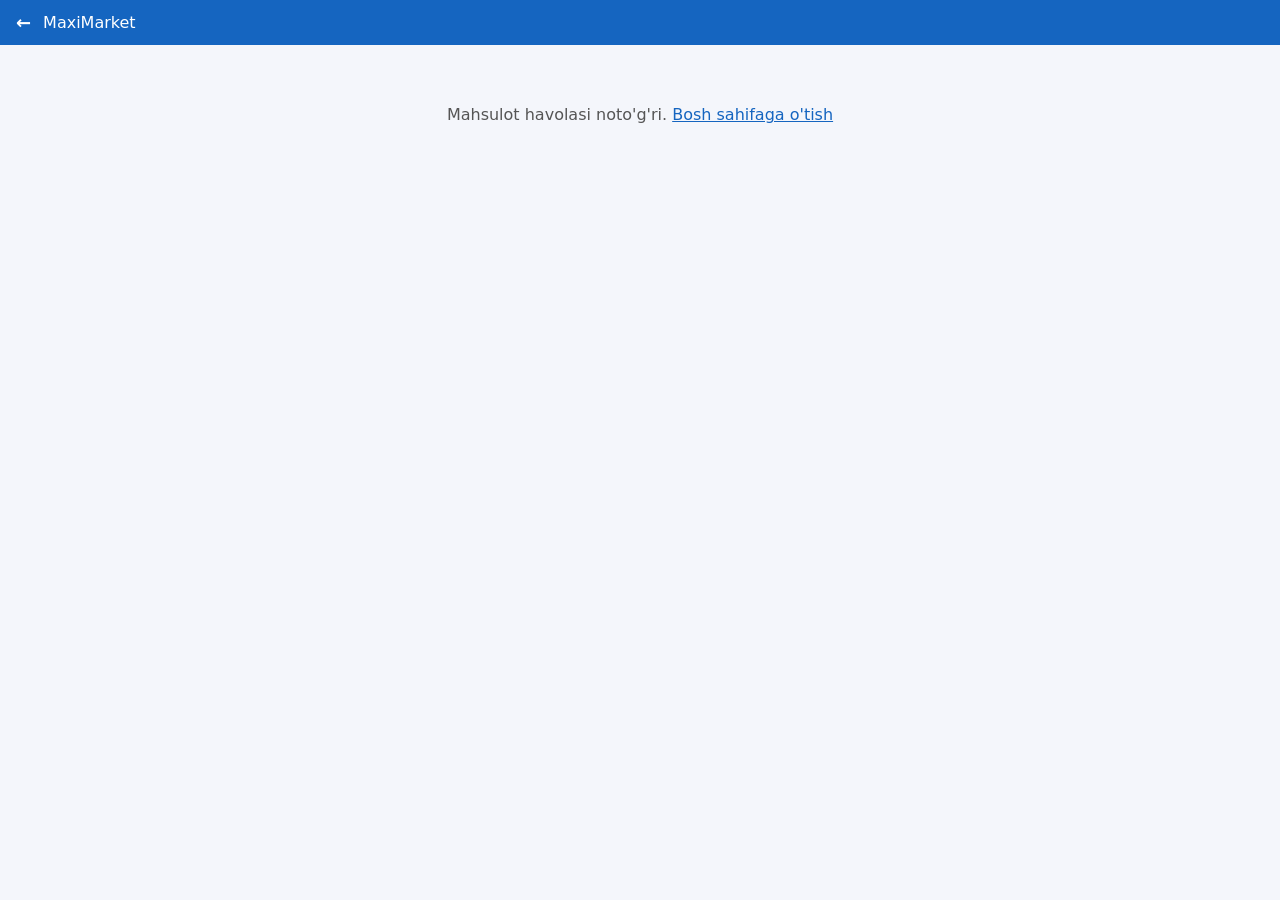
<file: product/index.html>
<!DOCTYPE html>
<html lang="uz">
<head>
<meta charset="UTF-8">
<meta name="viewport" content="width=device-width, initial-scale=1.0">
<meta name="theme-color" content="#1565c0">
<meta http-equiv="Content-Security-Policy" content="default-src 'self'; script-src 'self' https://connect.facebook.net; style-src 'self' 'unsafe-inline'; img-src 'self' https: data:; connect-src 'self' https://maximarketbot-production.up.railway.app https://www.facebook.com https://connect.facebook.net; object-src 'none'; base-uri 'self'; form-action 'self'">
<title>Mahsulot — MaxiMarket</title>
<meta name="robots" content="noindex, follow">
<link rel="icon" type="image/jpeg" href="https://i.ibb.co/9k8t621d/IMG-20260916-104211-663.jpg">
<link rel="preconnect" href="https://maximarketbot-production.up.railway.app" crossorigin>
<link rel="preconnect" href="https://i.ibb.co" crossorigin>
<style>
*{box-sizing:border-box;margin:0;padding:0}
body{font-family:system-ui,-apple-system,"Segoe UI",Roboto,sans-serif;background:#f4f6fb;color:#1c1e21;padding-bottom:84px}
.top{position:sticky;top:0;z-index:5;background:#1565c0;color:#fff;display:flex;align-items:center;gap:12px;padding:12px 16px}
.top a{color:#fff;text-decoration:none;font-weight:700;font-size:18px}
.wrap{max-width:560px;margin:0 auto}
.gal{position:relative;background:#fff;aspect-ratio:1/1;overflow:hidden}
.gal img{width:100%;height:100%;object-fit:contain;display:block}
.gal button{position:absolute;top:50%;transform:translateY(-50%);width:40px;height:40px;border:0;border-radius:50%;background:rgba(0,0,0,.45);color:#fff;font-size:22px;cursor:pointer}
.gal .prev{left:8px}.gal .next{right:8px}
.dots{display:flex;justify-content:center;gap:6px;padding:8px 0;background:#fff}
.dots span{width:8px;height:8px;border-radius:50%;background:#cfd6e4}.dots span.on{background:#1565c0}
.card{background:#fff;margin-top:8px;padding:16px}
.price{display:flex;align-items:baseline;gap:10px;flex-wrap:wrap}
.new{font-size:28px;font-weight:800;color:#e53935}
.old{text-decoration:line-through;color:#8a8d91}
.badge{background:#e53935;color:#fff;border-radius:6px;padding:2px 8px;font-weight:700;font-size:14px}
h1{font-size:19px;margin:10px 0 6px;line-height:1.3}
.meta{color:#555;font-size:14px;display:flex;gap:16px;flex-wrap:wrap}
.desc p{margin:6px 0;line-height:1.5}
.opt{margin-top:12px}.opt b{display:block;margin-bottom:6px}
.opts{display:flex;flex-wrap:wrap;gap:8px}
.opts button{border:2px solid #d5dbe8;background:#fff;border-radius:10px;padding:8px 14px;font-size:15px;cursor:pointer;display:flex;align-items:center;gap:6px}
.opts button.sel{border-color:#1565c0;background:#e8f1fd}
.dot{width:16px;height:16px;border-radius:50%;border:1px solid #bbb}
label{display:block;margin:12px 0 4px;font-weight:600}
input{width:100%;padding:13px;font-size:16px;border:1px solid #cfd6e4;border-radius:10px}
#name,#phone{border:2.5px solid #e53935;color:#c62828;font-weight:700;background:#fff}
#name::placeholder,#phone::placeholder{color:#e57373;font-weight:600}
#name:focus,#phone:focus{outline:none;border-color:#b71c1c;box-shadow:0 0 0 3px rgba(229,57,53,.15)}
.st{margin-top:10px;font-weight:600;min-height:20px}.st.err{color:#c62828}.st.ok{color:#2e7d32}
.btn{width:100%;margin-top:12px;border:0;border-radius:12px;background:#2e7d32;color:#fff;font-size:18px;font-weight:700;padding:15px;cursor:pointer}
.btn:disabled{opacity:.6}
.bar{position:fixed;left:0;right:0;bottom:0;background:#fff;padding:10px 16px;box-shadow:0 -2px 10px rgba(0,0,0,.12)}
.bar .btn{margin:0;max-width:560px;display:block;margin-inline:auto}
.msg{padding:60px 20px;text-align:center;color:#555}.msg a{color:#1565c0}
.hide{display:none}
.grid{display:grid;grid-template-columns:1fr 1fr;gap:10px;margin-top:12px}
.pc{display:flex;flex-direction:column;gap:6px;background:#fff;border-radius:12px;padding:8px;box-shadow:0 2px 8px rgba(0,0,0,.08);color:inherit;text-decoration:none}
.pc img{width:100%;aspect-ratio:1/1;object-fit:cover;border-radius:8px;background:#eef1f7}
.pc .t{font-size:14px;line-height:1.3;height:36px;overflow:hidden}
.pc .o{font-size:12px;color:#8a8d91;text-decoration:line-through;min-height:15px}
.pc .n{font-weight:800;color:#e53935}
.pc .b{background:#2e7d32;color:#fff;text-align:center;border-radius:8px;padding:8px;font-weight:700;font-size:14px}
</style>
</head>
<body>
<div class="top"><a href="/" aria-label="Bosh sahifa">←</a><span>MaxiMarket</span></div>
<div class="wrap">
  <div id="msg" class="msg">Yuklanmoqda…</div>
  <div id="page" class="hide">
    <div class="gal"><img id="img" alt="Mahsulot rasmi" decoding="async"><button class="prev" id="prev" type="button" aria-label="Oldingi">‹</button><button class="next" id="next" type="button" aria-label="Keyingi">›</button></div>
    <div class="dots" id="dots"></div>
    <div class="card">
      <div class="price"><span class="new"><span id="price"></span> so'm</span><span class="old" id="old"></span><span class="badge hide" id="badge"></span></div>
      <h1 id="title"></h1>
      <div class="meta"><span>📦 Omborda: <b id="stock">0</b> dona</span><span>✅ Sotilgan: <b id="sold">0</b> dona</span></div>
    </div>
    <div class="card desc" id="desc"></div>
    <form class="card" id="form" autocomplete="on">
      <h2 style="font-size:18px">Buyurtma berish</h2>
      <div class="opt hide" id="sizeBox"><b>📏 O'lchamni tanlang:</b><div class="opts" id="sizes"></div></div>
      <div class="opt hide" id="colorBox"><b>🎨 Rangni tanlang:</b><div class="opts" id="colors"></div></div>
      <input id="hp" type="text" name="website" tabindex="-1" autocomplete="off" aria-hidden="true" style="position:absolute;left:-9999px;width:1px;height:1px;opacity:0">
      <label for="name">To'liq ismi sharif *</label>
      <input id="name" type="text" required minlength="4" maxlength="100" autocomplete="name" placeholder="To'liq ismi sharif">
      <label for="phone">Telefon raqamingiz *</label>
      <input id="phone" type="tel" required autocomplete="tel" inputmode="tel" placeholder="+998(__)-___-__-__">
      <div class="st" id="status" role="status"></div>
      <button class="btn" id="submit" type="submit">Tasdiqlash</button>
      <p style="margin-top:12px;color:#555;font-size:14px">📦 O'zbekiston bo'ylab yetkazib beramiz | Qo'lingizga olgach to'lov qilasiz</p>
    </form>
    <div class="card" id="feed" style="display:none">
      <h2 style="font-size:18px;color:#1565c0">🛍 Sizga yoqishi mumkin</h2>
      <div class="grid" id="feedGrid"></div>
      <div id="feedEnd" style="height:1px"></div>
    </div>
  </div>
</div>
<div class="bar hide" id="bar"><button class="btn" id="goOrder" type="button">🛒 Buyurtma berish</button></div>
<script src="/pixel.js?v=20261114"></script>
<script src="product.js?v=20261114"></script>
</body>
</html>
</file>
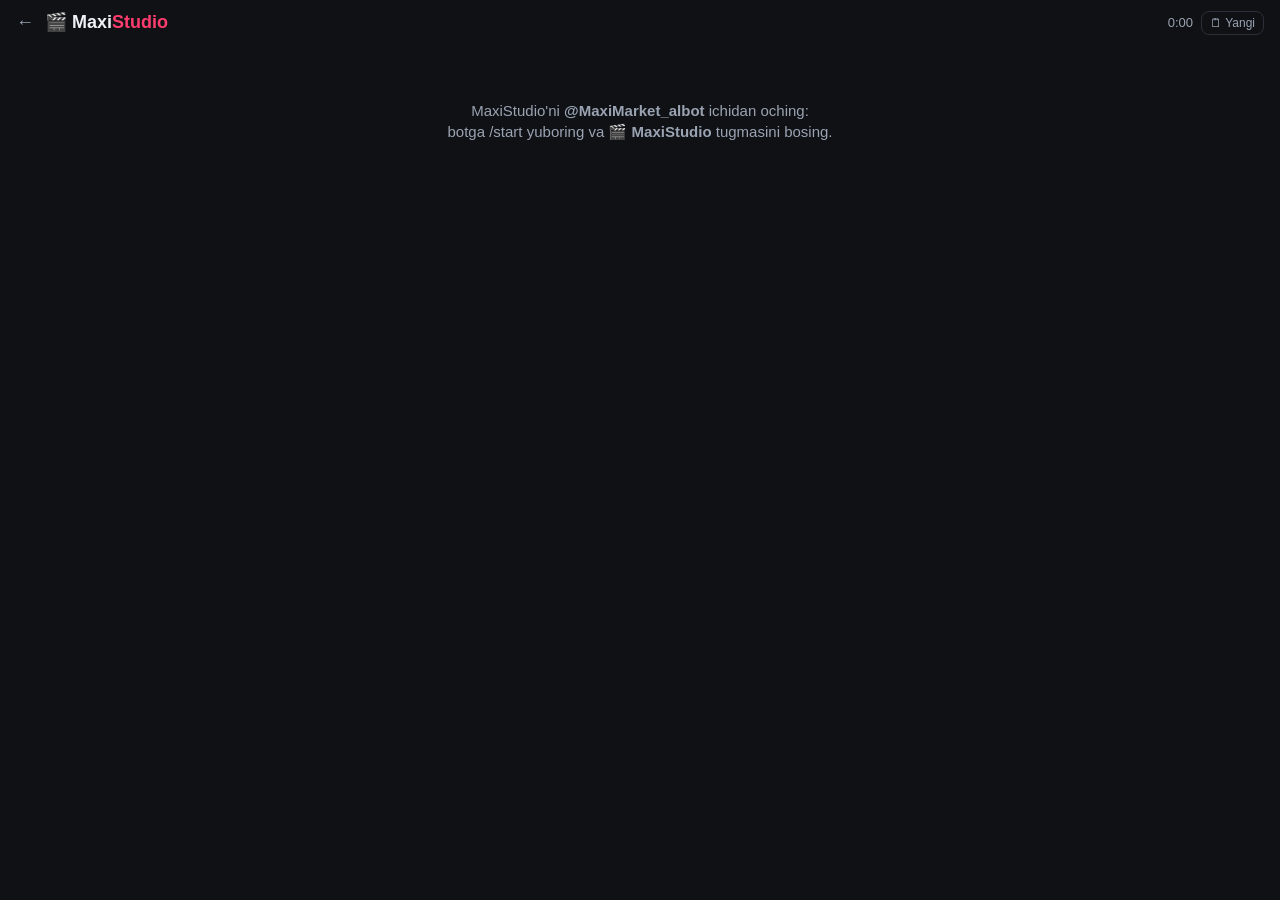
<file: studio/index.html>
<!DOCTYPE html>
<html lang="uz">
<head>
<meta charset="UTF-8">
<meta name="viewport" content="width=device-width, initial-scale=1, maximum-scale=1, viewport-fit=cover">
<meta http-equiv="Content-Security-Policy" content="default-src 'self'; script-src 'self' https://telegram.org; style-src 'self'; img-src 'self' blob: data: https://maximarketbot-production.up.railway.app; media-src 'self' blob: https://maximarketbot-production.up.railway.app; font-src 'self'; connect-src https://maximarketbot-production.up.railway.app; object-src 'none'; base-uri 'none'; form-action 'none'">
<meta name="robots" content="noindex, nofollow">
<meta name="theme-color" content="#0f1115">
<title>MaxiStudio</title>
<link rel="stylesheet" href="studio.css?v=7">
</head>
<body>
<header class="top">
  <div class="brand"><a href="menu/" class="back" aria-label="Menyu">←</a> 🎬 Maxi<span>Studio</span></div>
  <div class="top-right"><span id="total-time" class="muted">0:00</span><button id="new-project" class="icon small" aria-label="Yangi loyiha">🗒 Yangi</button></div>
</header>

<div id="gate" class="gate hidden">
  <p>MaxiStudio'ni <b>@MaxiMarket_albot</b> ichidan oching:<br>botga /start yuboring va <b>🎬 MaxiStudio</b> tugmasini bosing.</p>
</div>

<main id="app" class="hidden">
  <section class="stage-wrap">
    <div id="stage" class="stage">
      <video id="pv" playsinline webkit-playsinline preload="auto"></video>
      <img id="pi" alt="">
      <img id="pfr" class="frame-ov hidden" alt="">
      <img id="pbn" class="banner-ov hidden" alt="">
      <div id="layer" class="layer"></div>
      <div id="empty" class="empty">Video yoki rasm qo'shing 👇</div>
    </div>
    <div class="controls">
      <button id="play" class="round" aria-label="Ijro">▶</button>
      <button id="split" class="round alt" aria-label="Shu joydan kesish">✂️</button>
      <input id="scrub" type="range" min="0" max="0" step="0.05" value="0" aria-label="Vaqt">
      <span id="clock" class="muted">0:00</span>
    </div>
    <audio id="pa" preload="auto"></audio>
  </section>

  <nav class="tabs">
    <button data-tab="clips" class="active">🎞 Kliplar</button>
    <button data-tab="texts">🔤 Yozuv</button>
    <button data-tab="music">🎙 Ovoz</button>
    <button data-tab="post">🚀 Tayyor</button>
  </nav>

  <section id="tab-clips" class="tab">
    <label class="btn primary file-btn">➕ Video yoki rasm qo'shish
      <input id="add-media" type="file" accept="video/*,image/jpeg,image/png,image/webp" multiple hidden>
    </label>
    <label class="lbl">🖼 MaxiMarket hoshiyasi</label>
    <div id="frames" class="frames"></div>
    <div id="frame-opts" class="hidden">
      <label class="lbl" for="fscale">Hoshiya o'lchami: <span id="fscale-v">90%</span></label>
      <input id="fscale" type="range" min="50" max="150" step="5" value="90">
    </div>
    <label class="lbl">🏷 Plashka (yozuv ostiga)</label>
    <div id="banners" class="frames banners"></div>
    <div id="banner-opts" class="hidden">
      <label class="lbl" for="bscale">Plashka o'lchami: <span id="bscale-v">90%</span></label>
      <input id="bscale" type="range" min="20" max="120" step="5" value="90">
      <label class="lbl" for="by">Tepa ↕ past</label>
      <input id="by" type="range" min="0" max="100" step="1" value="80">
      <label class="lbl" for="bx">Chap ↔ o'ng</label>
      <input id="bx" type="range" min="0" max="100" step="1" value="50">
      <p class="hint">Plashka ustiga yozuv qo'yish uchun 🔤 Yozuv bo'limida yozuv qo'shib, uni plashka ustiga suring.</p>
    </div>
    <p class="hint">Har bir klipning boshini va oxirini surgich bilan qirqing, ↑↓ bilan tartibini o'zgartiring.<br>
      <b>O'rtasidan kesish:</b> ko'rish oynasi ostidagi surgich bilan kerakli joyni tanlang va ✂️ ni bosing. Klip ikkiga bo'linadi, keraksiz bo'lakni 🗑 bilan o'chiring.</p>
    <div id="clips"></div>
  </section>

  <section id="tab-texts" class="tab hidden">
    <div class="row">
      <button id="add-text" class="btn primary">➕ Yozuv qo'shish</button>
      <button id="add-brand" class="btn">🏷 MaxiMarket belgisi</button>
    </div>
    <div class="row">
      <input id="price-input" type="text" inputmode="numeric" maxlength="20" placeholder="Narx, masalan 129 000">
      <button id="add-price" class="btn">💰 Narx qo'shish</button>
    </div>
    <div class="row">
      <button id="open-stickers" class="btn">😀 Stiker</button>
      <button id="auto-subs" class="btn">📝 Avto subtitr</button>
    </div>
    <label class="lbl">Tayyor shablonlar</label>
    <div class="row chips" id="templates"></div>
    <div id="stickers" class="stickers hidden"></div>
    <p class="hint">Yozuvni ko'rish oynasida barmoq bilan surib joyini o'zgartiring. Bosib tahrirlang.</p>
    <div id="texts"></div>
  </section>

  <section id="tab-music" class="tab hidden">
    <p class="hint">Mahsulot uchun tayyorlangan ovozni qo'ying: galereyadagi ovoz yozuvi yoki shu mahsulotning boshqa videosidagi ovoz.</p>
    <label class="btn primary file-btn">🎙 Galereyadan ovoz yozuvi
      <input id="add-music" type="file" accept="audio/*,.m4a,.mp3,.aac,.ogg,.opus,.wav,.amr" hidden>
    </label>
    <label class="btn file-btn mt8">🎞 Boshqa videodan ovoz olish
      <input id="add-music-video" type="file" accept="video/*" hidden>
    </label>
    <div id="music-box" class="card hidden">
      <div class="card-head"><b id="music-name">Ovoz</b><button id="music-del" class="icon" aria-label="O'chirish">🗑</button></div>
      <p class="hint">Ovoz bo'laklari ketma-ket qo'yiladi. Har bo'lakning boshini va oxirini surgich bilan qirqing. O'rtadan kesish uchun ko'rish oynasida joyni tanlab, <b>✂️ Ovozni shu joydan kesish</b> tugmasini bosing, keyin keraksiz bo'lakni 🗑 bilan o'chiring.</p>
      <div class="row">
        <button id="music-split" class="btn">✂️ Ovozni shu joydan kesish</button>
        <button id="music-reset" class="btn">↺ Asl holi</button>
      </div>
      <div id="music-len" class="hint"></div>
      <div id="music-segs"></div>
      <label class="lbl">Qo'yilgan ovoz balandligi: <span id="music-vol-v">100%</span></label>
      <input id="music-vol" type="range" min="0" max="150" step="5" value="100">
    </div>
    <label class="lbl">Videoning o'z ovozi: <span id="video-vol-v">100%</span></label>
    <input id="video-vol" type="range" min="0" max="150" step="5" value="100">
    <p class="hint">Ovoz qo'yilganda videoning o'z ovozi avtomatik o'chiriladi. Kerak bo'lsa yuqoridagi surgich bilan qaytaring.</p>
  </section>

  <section id="tab-post" class="tab hidden">
    <label class="lbl">Kliplar orasidagi o'tish</label>
    <div class="chips" id="transitions"></div>
    <label class="lbl">O'tish davomiyligi: <span id="tdur-v">0.5 s</span></label>
    <input id="tdur" type="range" min="0.2" max="1.5" step="0.1" value="0.5">
    <label class="lbl">Kadrga moslash</label>
    <div class="seg">
      <button data-fit="cover" class="active">To'ldirish</button>
      <button data-fit="contain">To'liq ko'rsatish</button>
    </div>
    <label class="lbl" for="caption">Tavsif (Instagram, YouTube uchun)</label>
    <textarea id="caption" maxlength="2200" rows="5" placeholder="Masalan: Qo'sh qalam 49 000 so'm 🔥 Buyurtma: maxi-market.uz #maximarket"></textarea>
    <button id="render" class="btn primary big">🎬 Videoni tayyorlash</button>
    <div id="render-status" class="status hidden"></div>
    <div id="social" class="hidden">
      <label class="lbl">📲 Sahifalarimiz (botdan chiqmasdan ochiladi)</label>
      <div class="row" id="social-links"></div>
    </div>
  </section>
</main>

<div id="sheet" class="sheet hidden" role="dialog" aria-label="Yozuvni tahrirlash">
  <div class="sheet-body">
    <div class="card-head"><b>🔤 Yozuv</b><button id="sheet-close" class="icon" aria-label="Yopish">✕</button></div>
    <textarea id="t-text" rows="2" maxlength="300" placeholder="Matn yozing..."></textarea>
    <div id="t-emojis" class="emojis"></div>
    <label class="lbl">Shrift</label>
    <div id="t-fonts" class="fonts"></div>
    <label class="lbl">Rang</label>
    <div id="t-colors" class="swatches"></div>
    <label class="lbl">O'lcham</label>
    <input id="t-size" type="range" min="2" max="20" step="0.5" value="6">
    <div class="toggles">
      <label><input id="t-bold" type="checkbox" checked> Qalin</label>
      <label><input id="t-shadow" type="checkbox"> Soya</label>
      <label><input id="t-outline" type="checkbox"> Kontur</label>
      <label><input id="t-bg" type="checkbox"> Fon</label>
      <label><input id="t-anim" type="checkbox" checked> Animatsiya</label>
    </div>
    <div id="t-bg-colors" class="swatches"></div>
    <label class="lbl">Ko'rinish vaqti: <span id="t-time-v"></span></label>
    <input id="t-start" type="range" min="0" max="0" step="0.1" value="0">
    <input id="t-end" type="range" min="0" max="0" step="0.1" value="0">
    <div class="row">
      <button id="t-delete" class="btn danger">🗑 O'chirish</button>
      <button id="t-save" class="btn primary">✅ Tayyor</button>
    </div>
  </div>
</div>

<div id="toast" class="toast hidden"></div>
<script src="https://telegram.org/js/telegram-web-app.js?59"></script>
<script src="studio.js?v=8"></script>
</body>
</html>
</file>
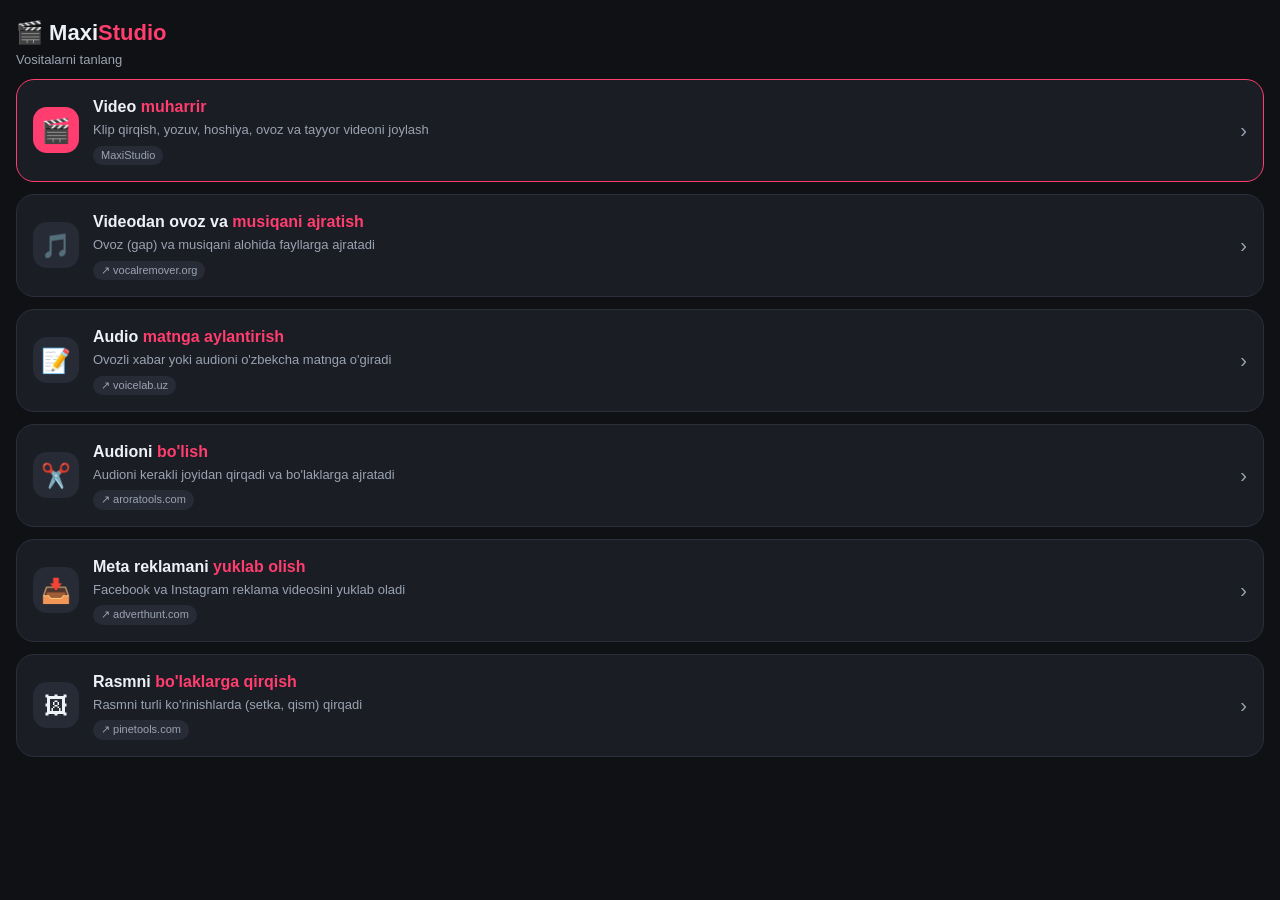
<file: studio/menu/index.html>
<!DOCTYPE html>
<html lang="uz">
<head>
<meta charset="UTF-8">
<meta name="viewport" content="width=device-width, initial-scale=1, maximum-scale=1, viewport-fit=cover">
<meta http-equiv="Content-Security-Policy" content="default-src 'self'; script-src 'self' https://telegram.org; style-src 'self'; img-src 'self' data:; font-src 'self'; connect-src 'none'; object-src 'none'; base-uri 'none'; form-action 'none'">
<meta name="robots" content="noindex, nofollow">
<meta name="theme-color" content="#0f1115">
<title>MaxiStudio menyu</title>
<link rel="stylesheet" href="menu.css?v=1">
</head>
<body>
<header class="top">
  <div class="brand">🎬 Maxi<span>Studio</span></div>
  <div class="sub">Vositalarni tanlang</div>
</header>
<main id="tools" class="tools" aria-label="Vositalar"></main>
<script src="https://telegram.org/js/telegram-web-app.js?59"></script>
<script src="menu.js?v=2"></script>
</body>
</html>
</file>
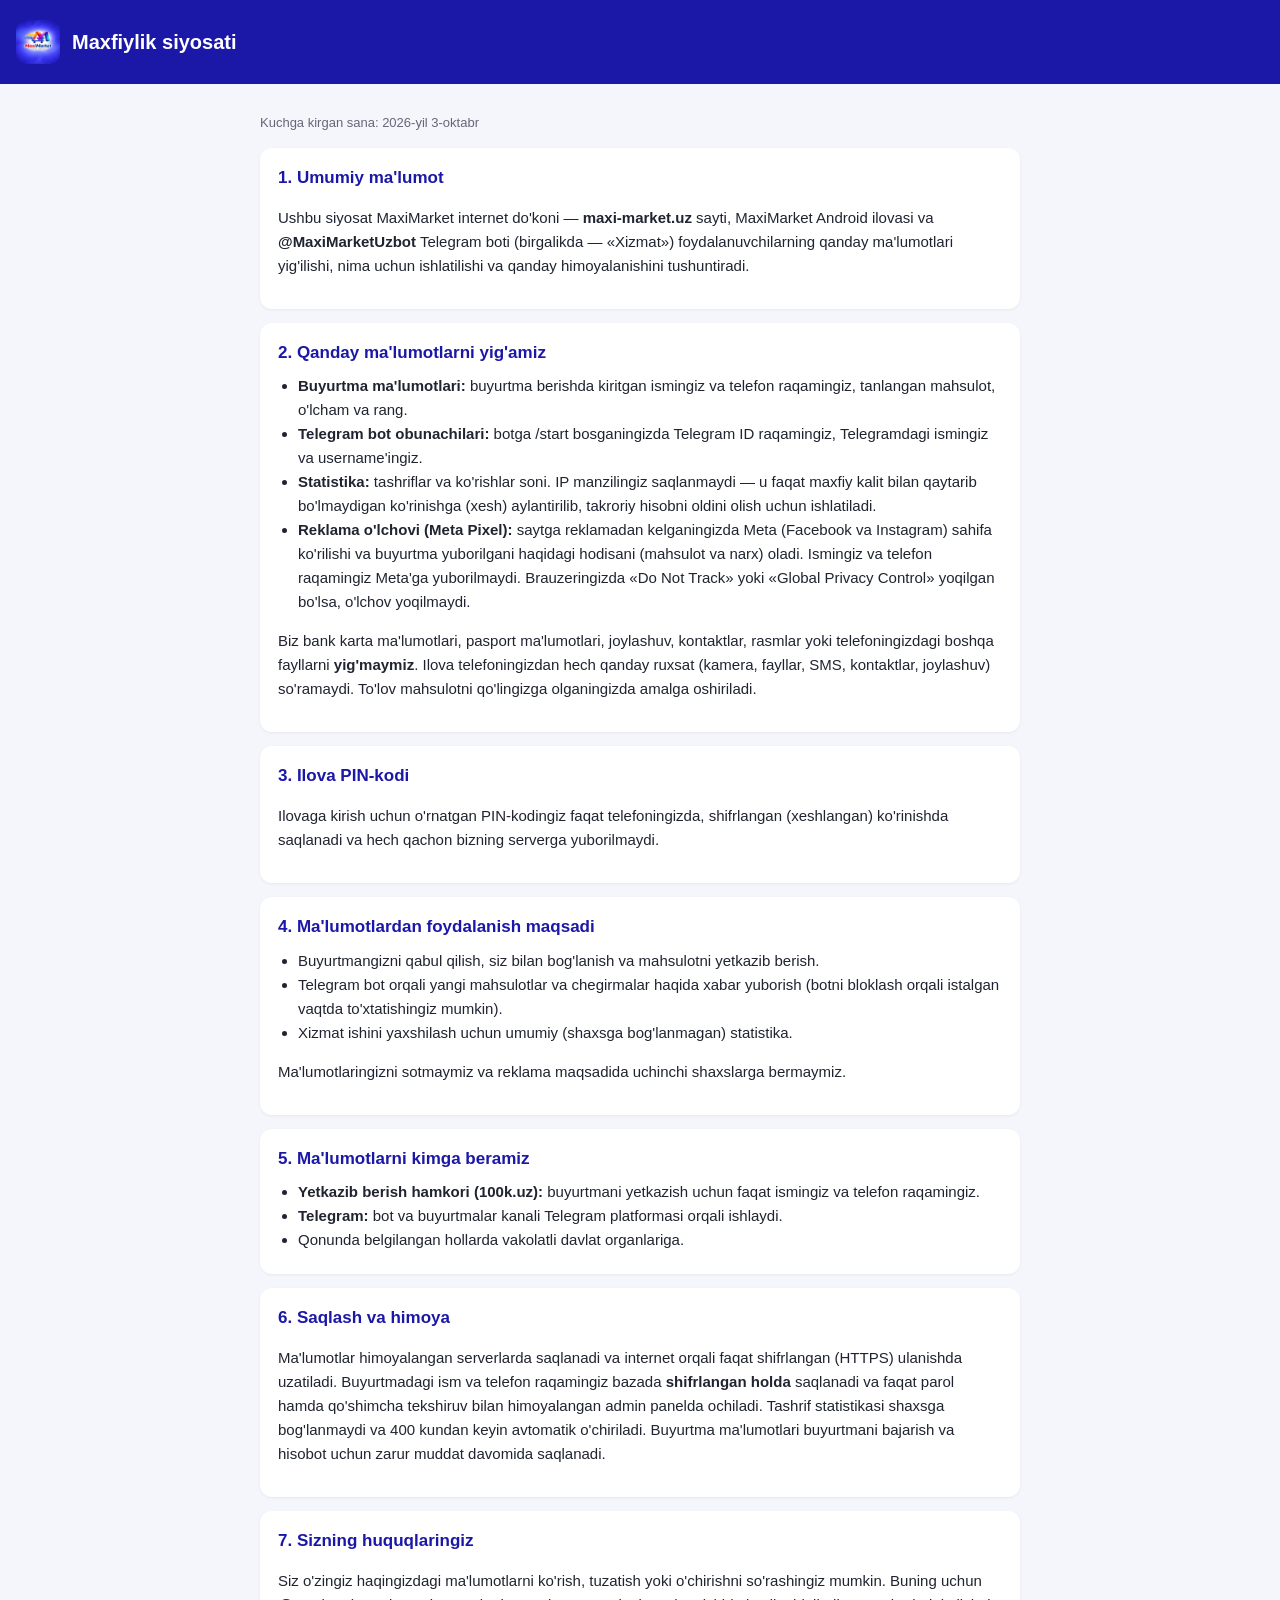
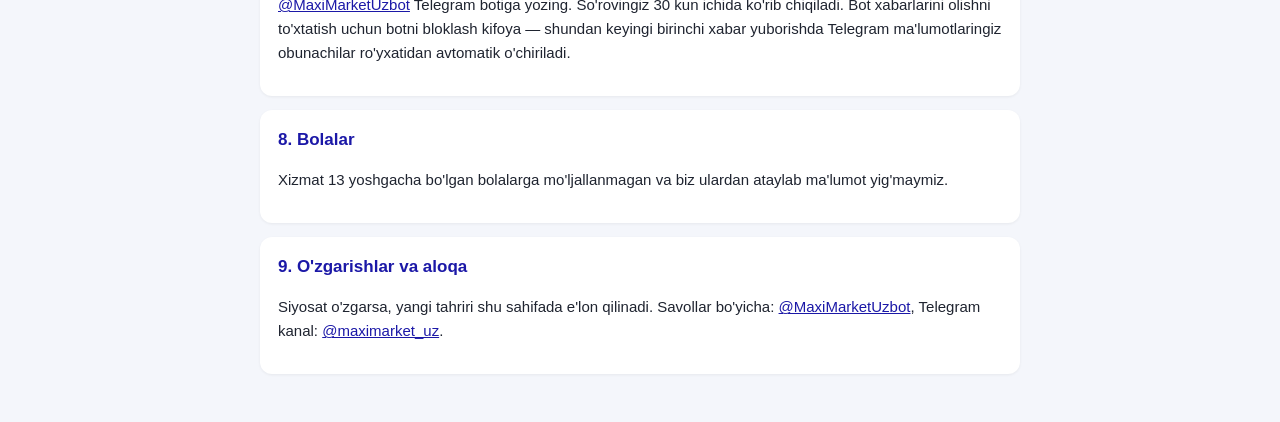
<file: privacy.html>
<!DOCTYPE html>
<html lang="uz">
<head>
    <meta charset="UTF-8">
    <meta name="viewport" content="width=device-width, initial-scale=1.0">
    <meta http-equiv="Content-Security-Policy" content="default-src 'self'; style-src 'self' 'unsafe-inline'; img-src 'self'; object-src 'none'; base-uri 'self'; form-action 'none'">
    <title>Maxfiylik siyosati — MaxiMarket</title>
    <link rel="icon" type="image/png" href="icons/icon-192.png">
    <style>
        :root { color-scheme: light; }
        body {
            margin: 0; background: #f4f6fb; color: #1f2430;
            font-family: -apple-system, BlinkMacSystemFont, "Segoe UI", Roboto, sans-serif;
            line-height: 1.6;
        }
        header {
            background: #1b18a7; color: #fff; padding: 20px 16px;
            display: flex; align-items: center; gap: 12px;
        }
        header img { width: 44px; height: 44px; border-radius: 10px; }
        header h1 { margin: 0; font-size: 20px; }
        main { max-width: 760px; margin: 0 auto; padding: 16px 16px 48px; }
        section {
            background: #fff; border-radius: 12px; padding: 16px 18px; margin-top: 14px;
            box-shadow: 0 1px 3px rgba(0, 0, 0, .06);
        }
        h2 { font-size: 17px; margin: 0 0 8px; color: #1b18a7; }
        p, li { font-size: 15px; }
        ul { padding-left: 20px; margin: 6px 0; }
        .muted { color: #667; font-size: 13px; }
        a { color: #1b18a7; }
    </style>
</head>
<body>
<header>
    <img src="icons/icon-192.png" alt="MaxiMarket">
    <h1>Maxfiylik siyosati</h1>
</header>
<main>
    <p class="muted">Kuchga kirgan sana: 2026-yil 3-oktabr</p>

    <section>
        <h2>1. Umumiy ma'lumot</h2>
        <p>Ushbu siyosat MaxiMarket internet do'koni — <b>maxi-market.uz</b> sayti, MaxiMarket Android ilovasi
        va <b>@MaxiMarketUzbot</b> Telegram boti (birgalikda — «Xizmat») foydalanuvchilarning qanday ma'lumotlari
        yig'ilishi, nima uchun ishlatilishi va qanday himoyalanishini tushuntiradi.</p>
    </section>

    <section>
        <h2>2. Qanday ma'lumotlarni yig'amiz</h2>
        <ul>
            <li><b>Buyurtma ma'lumotlari:</b> buyurtma berishda kiritgan ismingiz va telefon raqamingiz,
                tanlangan mahsulot, o'lcham va rang.</li>
            <li><b>Telegram bot obunachilari:</b> botga /start bosganingizda Telegram ID raqamingiz,
                Telegramdagi ismingiz va username'ingiz.</li>
            <li><b>Statistika:</b> tashriflar va ko'rishlar soni. IP manzilingiz saqlanmaydi — u faqat
                maxfiy kalit bilan qaytarib bo'lmaydigan ko'rinishga (xesh) aylantirilib, takroriy hisobni
                oldini olish uchun ishlatiladi.</li>
            <li><b>Reklama o'lchovi (Meta Pixel):</b> saytga reklamadan kelganingizda Meta (Facebook va Instagram)
                sahifa ko'rilishi va buyurtma yuborilgani haqidagi hodisani (mahsulot va narx) oladi. Ismingiz va
                telefon raqamingiz Meta'ga yuborilmaydi. Brauzeringizda «Do Not Track» yoki «Global Privacy Control»
                yoqilgan bo'lsa, o'lchov yoqilmaydi.</li>
        </ul>
        <p>Biz bank karta ma'lumotlari, pasport ma'lumotlari, joylashuv, kontaktlar, rasmlar yoki
        telefoningizdagi boshqa fayllarni <b>yig'maymiz</b>. Ilova telefoningizdan hech qanday ruxsat
        (kamera, fayllar, SMS, kontaktlar, joylashuv) so'ramaydi. To'lov mahsulotni qo'lingizga olganingizda
        amalga oshiriladi.</p>
    </section>

    <section>
        <h2>3. Ilova PIN-kodi</h2>
        <p>Ilovaga kirish uchun o'rnatgan PIN-kodingiz faqat telefoningizda, shifrlangan (xeshlangan)
        ko'rinishda saqlanadi va hech qachon bizning serverga yuborilmaydi.</p>
    </section>

    <section>
        <h2>4. Ma'lumotlardan foydalanish maqsadi</h2>
        <ul>
            <li>Buyurtmangizni qabul qilish, siz bilan bog'lanish va mahsulotni yetkazib berish.</li>
            <li>Telegram bot orqali yangi mahsulotlar va chegirmalar haqida xabar yuborish
                (botni bloklash orqali istalgan vaqtda to'xtatishingiz mumkin).</li>
            <li>Xizmat ishini yaxshilash uchun umumiy (shaxsga bog'lanmagan) statistika.</li>
        </ul>
        <p>Ma'lumotlaringizni sotmaymiz va reklama maqsadida uchinchi shaxslarga bermaymiz.</p>
    </section>

    <section>
        <h2>5. Ma'lumotlarni kimga beramiz</h2>
        <ul>
            <li><b>Yetkazib berish hamkori (100k.uz):</b> buyurtmani yetkazish uchun faqat ismingiz va
                telefon raqamingiz.</li>
            <li><b>Telegram:</b> bot va buyurtmalar kanali Telegram platformasi orqali ishlaydi.</li>
            <li>Qonunda belgilangan hollarda vakolatli davlat organlariga.</li>
        </ul>
    </section>

    <section>
        <h2>6. Saqlash va himoya</h2>
        <p>Ma'lumotlar himoyalangan serverlarda saqlanadi va internet orqali faqat shifrlangan (HTTPS)
        ulanishda uzatiladi. Buyurtmadagi ism va telefon raqamingiz bazada <b>shifrlangan holda</b> saqlanadi
        va faqat parol hamda qo'shimcha tekshiruv bilan himoyalangan admin panelda ochiladi. Tashrif
        statistikasi shaxsga bog'lanmaydi va 400 kundan keyin avtomatik o'chiriladi. Buyurtma ma'lumotlari
        buyurtmani bajarish va hisobot uchun zarur muddat davomida saqlanadi.</p>
    </section>

    <section>
        <h2>7. Sizning huquqlaringiz</h2>
        <p>Siz o'zingiz haqingizdagi ma'lumotlarni ko'rish, tuzatish yoki o'chirishni so'rashingiz mumkin.
        Buning uchun <a href="https://t.me/MaxiMarketUzbot" rel="noopener">@MaxiMarketUzbot</a> Telegram botiga
        yozing. So'rovingiz 30 kun ichida ko'rib chiqiladi. Bot xabarlarini olishni to'xtatish uchun botni
        bloklash kifoya — shundan keyingi birinchi xabar yuborishda Telegram ma'lumotlaringiz obunachilar ro'yxatidan avtomatik o'chiriladi.</p>
    </section>

    <section>
        <h2>8. Bolalar</h2>
        <p>Xizmat 13 yoshgacha bo'lgan bolalarga mo'ljallanmagan va biz ulardan ataylab ma'lumot yig'maymiz.</p>
    </section>

    <section>
        <h2>9. O'zgarishlar va aloqa</h2>
        <p>Siyosat o'zgarsa, yangi tahriri shu sahifada e'lon qilinadi. Savollar bo'yicha:
        <a href="https://t.me/MaxiMarketUzbot" rel="noopener">@MaxiMarketUzbot</a>,
        Telegram kanal: <a href="https://t.me/maximarket_uz" rel="noopener">@maximarket_uz</a>.</p>
    </section>
</main>
</body>
</html>
</file>
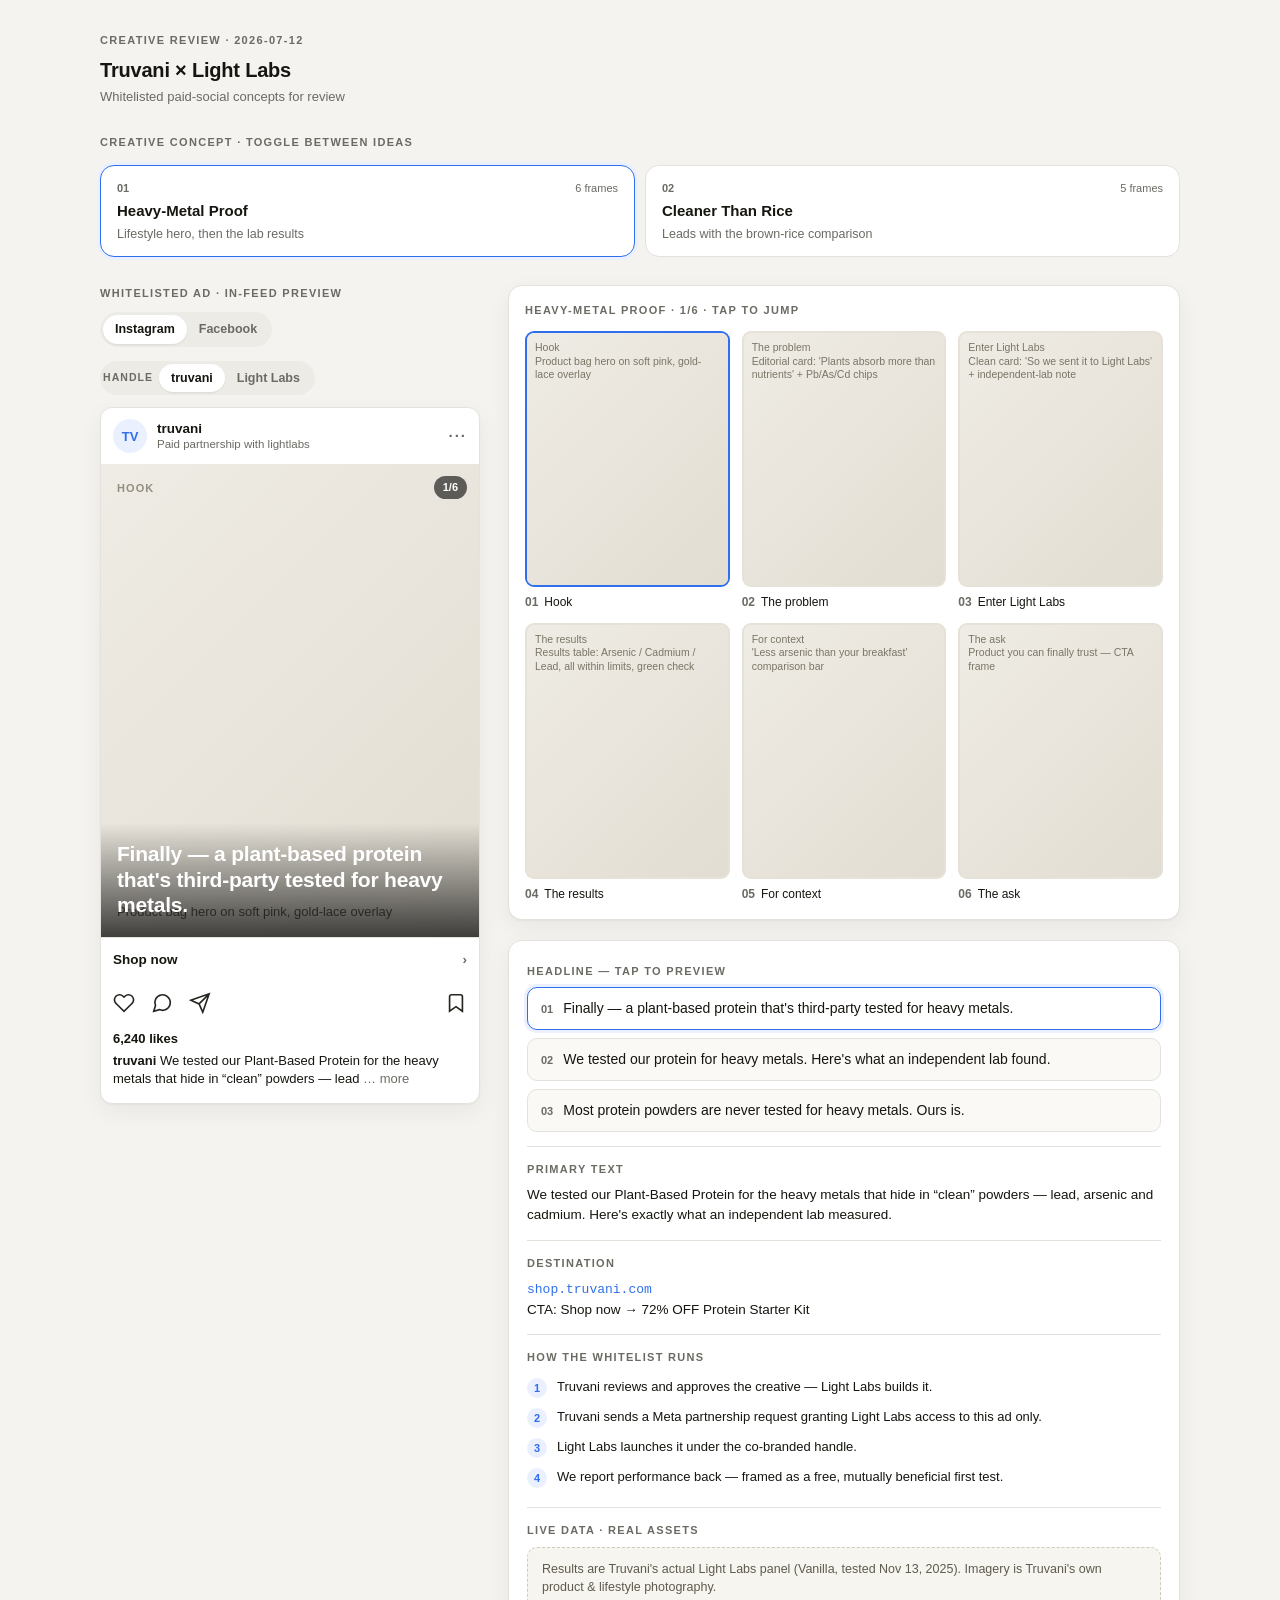
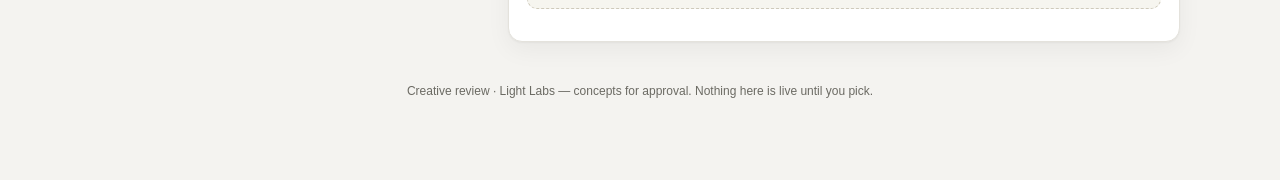
<file: .claude/skills/ad-creative/assets/creative-review-template.html>
<!DOCTYPE html>
<!--
  Creative Review Page — a shareable ad-creative approval artifact.

  HOW TO USE (agents): replace the JSON inside <script id="review-data"> below
  with the real project. Everything else renders from it. The file is
  self-contained — no build, no network, no dependencies. Open it in a browser,
  host it on any static host (Vercel/Netlify/GitHub Pages), or hand off the
  single .html file.

  THE DATA BLOCK IS JSON, NOT JAVASCRIPT:
    - double-quoted keys and strings, no comments, no trailing commas
    - it is inert data (parsed with JSON.parse), so a value can never execute
    - SECURITY: escape every literal "<" in your text values as \u003c so a
      value like "</script>" can never break out of the tag. All values are
      also HTML-escaped again at render time.

  DATA SHAPE — see references/creative-review-page.md for the annotated spec.
  Images: each frame's "image" may be a local path/file URL or a data URI.
  Remote and protocol-relative URLs are blocked; package images with the page.
  If omitted (or the file is missing), a placeholder shows the frame label +
  the image prompt — use this for concepts not yet rendered to image.
-->
<html lang="en">
<head>
<meta charset="utf-8" />
<meta name="viewport" content="width=device-width, initial-scale=1" />
<title>Creative Review</title>
<style>
  :root {
    --bg: #f4f3f0; --card: #ffffff; --ink: #16150f; --muted: #6b6a63;
    --line: #e4e2dc; --accent: #2f6fed; --accent-soft: #eaf0fe;
    --radius: 14px; --shadow: 0 1px 2px rgba(0,0,0,.04), 0 8px 24px rgba(0,0,0,.05);
  }
  * { box-sizing: border-box; }
  body { margin: 0; background: var(--bg); color: var(--ink);
    font: 15px/1.5 -apple-system, BlinkMacSystemFont, "Segoe UI", Roboto, Helvetica, Arial, sans-serif;
    -webkit-font-smoothing: antialiased; }
  .wrap { max-width: 1120px; margin: 0 auto; padding: 32px 20px 80px; }
  .eyebrow { font-size: 11px; font-weight: 700; letter-spacing: .12em; text-transform: uppercase; color: var(--muted); }
  a { color: var(--accent); }

  header.project { margin-bottom: 28px; }
  header.project h1 { font-size: 20px; margin: 6px 0 2px; letter-spacing: -.01em; }
  header.project .sub { color: var(--muted); font-size: 13px; }

  .concepts { display: grid; grid-template-columns: repeat(auto-fit, minmax(210px, 1fr)); gap: 10px; margin: 14px 0 28px; }
  .concept { text-align: left; background: var(--card); border: 1.5px solid var(--line); border-radius: var(--radius);
    padding: 14px 16px; cursor: pointer; transition: border-color .12s, box-shadow .12s; font: inherit; color: inherit; }
  .concept:hover { border-color: #cfcdc6; }
  .concept[aria-pressed="true"] { border-color: var(--accent); box-shadow: 0 0 0 3px var(--accent-soft); background: #fff; }
  .concept .row1 { display: flex; align-items: baseline; justify-content: space-between; gap: 8px; }
  .concept .num { font-size: 11px; font-weight: 700; color: var(--muted); }
  .concept .frames { font-size: 11px; color: var(--muted); }
  .concept .name { font-weight: 650; font-size: 15px; margin: 4px 0 3px; }
  .concept .tag { font-size: 12.5px; color: var(--muted); line-height: 1.35; }

  .grid { display: grid; grid-template-columns: minmax(0, 380px) minmax(0, 1fr); gap: 28px; align-items: start; }
  @media (max-width: 860px) { .grid { grid-template-columns: 1fr; } }
  .col-label { margin-bottom: 10px; }

  .toggles { display: flex; flex-wrap: wrap; gap: 14px; margin-bottom: 12px; }
  .seg { display: inline-flex; background: #ecebe6; border-radius: 999px; padding: 3px; }
  .seg button { border: 0; background: transparent; font: inherit; font-size: 12.5px; font-weight: 600; color: var(--muted);
    padding: 5px 12px; border-radius: 999px; cursor: pointer; }
  .seg button[aria-pressed="true"] { background: #fff; color: var(--ink); box-shadow: 0 1px 2px rgba(0,0,0,.08); }
  .seg .lbl { align-self: center; font-size: 10.5px; font-weight: 700; letter-spacing: .1em; text-transform: uppercase; color: var(--muted); margin-right: 6px; }

  .post { background: var(--card); border: 1px solid var(--line); border-radius: 12px; overflow: hidden; box-shadow: var(--shadow); }
  .post .top { display: flex; align-items: center; gap: 10px; padding: 11px 12px; }
  .post .avatar { width: 34px; height: 34px; border-radius: 50%; background: var(--accent-soft); color: var(--accent);
    display: grid; place-items: center; font-weight: 700; font-size: 13px; overflow: hidden; flex: none; }
  .post .avatar img { width: 100%; height: 100%; object-fit: cover; }
  .post .who { line-height: 1.2; }
  .post .who .name { font-weight: 650; font-size: 13.5px; }
  .post .who .partner { font-size: 11.5px; color: var(--muted); }
  .post .dots { margin-left: auto; color: var(--muted); font-weight: 700; letter-spacing: 2px; }
  .frame { position: relative; aspect-ratio: 4/5; background: #ded9d0; display: grid; }
  .frame img { width: 100%; height: 100%; object-fit: cover; grid-area: 1/1; z-index: 1; }
  .frame .ph { grid-area: 1/1; display: flex; flex-direction: column; justify-content: space-between; padding: 16px;
    background: linear-gradient(135deg,#efece5,#e2ddd2); }
  .frame .ph .plabel { font-size: 11px; font-weight: 700; letter-spacing: .1em; text-transform: uppercase; color: #948e80; }
  .frame .ph .pprompt { font-size: 13px; color: #5f5a4e; line-height: 1.4; }
  .frame .badge { position: absolute; top: 12px; left: 12px; z-index: 2; background: rgba(255,255,255,.92);
    font-size: 11.5px; font-weight: 600; padding: 5px 10px; border-radius: 999px; display: flex; align-items: center; gap: 5px; }
  .frame .counter { position: absolute; top: 12px; right: 12px; z-index: 2; background: rgba(0,0,0,.6); color: #fff; font-size: 11px;
    font-weight: 600; padding: 3px 9px; border-radius: 999px; }
  .frame .headline { position: absolute; left: 0; right: 0; bottom: 0; z-index: 2; padding: 18px 16px 20px; color: #fff;
    font-size: 21px; font-weight: 700; line-height: 1.2; letter-spacing: -.01em;
    background: linear-gradient(to top, rgba(0,0,0,.72), rgba(0,0,0,0)); }
  .frame .headline.light { color: var(--ink); background: linear-gradient(to top, rgba(255,255,255,.85), rgba(255,255,255,0)); }

  /* Instagram chrome */
  .ig-cta { display: flex; align-items: center; justify-content: space-between; padding: 12px; border-top: 1px solid var(--line);
    font-weight: 600; font-size: 13.5px; }
  .ig-cta .chev { color: var(--muted); }
  .ig-actions { display: flex; gap: 16px; padding: 10px 12px 2px; color: #26251f; }
  .ig-actions svg { width: 22px; height: 22px; }
  .ig-actions .save { margin-left: auto; }
  .likes { padding: 6px 12px 2px; font-weight: 650; font-size: 13px; }
  .caption { padding: 2px 12px 14px; font-size: 13px; line-height: 1.4; }
  .caption .h { font-weight: 650; }
  .caption .more { color: var(--muted); }

  /* Facebook chrome — link card below image + text actions */
  .fb-card { display: flex; align-items: center; gap: 12px; padding: 12px; background: #f3f4f6; border-top: 1px solid var(--line); }
  .fb-card .meta { min-width: 0; flex: 1; }
  .fb-card .dom { font-size: 11px; letter-spacing: .04em; text-transform: uppercase; color: var(--muted); }
  .fb-card .hl { font-size: 14px; font-weight: 650; line-height: 1.25; margin-top: 2px; overflow: hidden; }
  .fb-card .btn { flex: none; background: #e4e6eb; color: #050505; font-weight: 650; font-size: 12.5px; padding: 8px 14px; border-radius: 7px; }
  .fb-actions { display: flex; padding: 4px 12px; border-top: 1px solid var(--line); }
  .fb-actions span { flex: 1; text-align: center; padding: 8px 0; font-size: 13px; font-weight: 600; color: var(--muted); }

  .board { background: var(--card); border: 1px solid var(--line); border-radius: var(--radius); padding: 16px; box-shadow: var(--shadow); margin-bottom: 20px; }
  .board .frames-grid { display: grid; grid-template-columns: repeat(3, 1fr); gap: 12px; margin-top: 12px; }
  @media (max-width: 480px) { .board .frames-grid { grid-template-columns: repeat(2, 1fr); } }
  .thumb { border: 0; background: transparent; padding: 0; cursor: pointer; text-align: left; font: inherit; color: inherit; }
  .thumb .box { aspect-ratio: 4/5; border-radius: 9px; overflow: hidden; border: 2px solid transparent; background: #e7e2d8;
    display: grid; transition: border-color .12s; }
  .thumb[aria-current="true"] .box { border-color: var(--accent); }
  .thumb .box img { width: 100%; height: 100%; object-fit: cover; grid-area: 1/1; z-index: 1; }
  .thumb .box .mini { grid-area: 1/1; padding: 8px; font-size: 10.5px; color: #7a7566; line-height: 1.3;
    background: linear-gradient(135deg,#efece5,#e2ddd2); overflow: hidden; }
  .thumb .cap { margin-top: 6px; font-size: 12px; }
  .thumb .cap .n { color: var(--muted); font-weight: 700; margin-right: 6px; }

  .copy { background: var(--card); border: 1px solid var(--line); border-radius: var(--radius); padding: 18px; box-shadow: var(--shadow); }
  .copy .block { padding: 14px 0; border-top: 1px solid var(--line); }
  .copy .block:first-of-type { border-top: 0; padding-top: 4px; }
  .headline-opt { display: flex; gap: 10px; align-items: flex-start; width: 100%; text-align: left; font: inherit; color: inherit;
    background: #faf9f6; border: 1.5px solid var(--line); border-radius: 10px; padding: 11px 13px; cursor: pointer; margin-top: 8px; }
  .headline-opt[aria-pressed="true"] { border-color: var(--accent); background: #fff; box-shadow: 0 0 0 3px var(--accent-soft); }
  .headline-opt .n { font-size: 11px; font-weight: 700; color: var(--muted); margin-top: 2px; }
  .headline-opt .t { font-size: 14px; line-height: 1.35; }
  .kv { font-size: 13.5px; line-height: 1.5; }
  .kv .dest { color: var(--accent); font-family: ui-monospace, SFMono-Regular, Menlo, monospace; font-size: 13px; }
  .steps { margin: 8px 0 0; padding: 0; list-style: none; }
  .steps li { display: flex; gap: 10px; padding: 5px 0; font-size: 13px; line-height: 1.4; }
  .steps li .i { flex: none; width: 20px; height: 20px; border-radius: 50%; background: var(--accent-soft); color: var(--accent);
    display: grid; place-items: center; font-size: 11px; font-weight: 700; }
  .grounding { background: #f6f5ef; border: 1px dashed #cfcabb; border-radius: 10px; padding: 12px 14px; font-size: 12.5px; color: #5f5a4e; line-height: 1.45; margin-top: 8px; }
  .err { background: #fbeaea; border: 1px solid #e6b7b7; color: #8a2b2b; border-radius: 10px; padding: 14px 16px; font-size: 13px; }
  footer { margin-top: 40px; text-align: center; font-size: 12px; color: var(--muted); }
</style>
</head>
<body>

<!-- DATA — replace this JSON with your project (see the comment at the top of the file). -->
<script type="application/json" id="review-data">
{
  "project": {
    "brand": "Truvani",
    "agency": "Light Labs",
    "date": "2026-07-12",
    "note": "Whitelisted paid-social concepts for review"
  },
  "platforms": ["instagram", "facebook"],
  "concepts": [
    {
      "name": "Heavy-Metal Proof",
      "tagline": "Lifestyle hero, then the lab results",
      "handles": [
        { "name": "truvani", "partner": "Paid partnership with lightlabs", "initials": "TV" },
        { "name": "Light Labs", "partner": "Paid partnership with truvani", "initials": "LL" }
      ],
      "frames": [
        { "label": "Hook", "prompt": "Product bag hero on soft pink, gold-lace overlay", "headline": "Finally — a plant-based protein that's third-party tested for heavy metals.", "headlineTheme": "dark" },
        { "label": "The problem", "prompt": "Editorial card: 'Plants absorb more than nutrients' + Pb/As/Cd chips" },
        { "label": "Enter Light Labs", "prompt": "Clean card: 'So we sent it to Light Labs' + independent-lab note" },
        { "label": "The results", "prompt": "Results table: Arsenic / Cadmium / Lead, all within limits, green check" },
        { "label": "For context", "prompt": "'Less arsenic than your breakfast' comparison bar" },
        { "label": "The ask", "prompt": "Product you can finally trust — CTA frame", "headline": "Protein you can finally trust." }
      ],
      "headlines": [
        "Finally — a plant-based protein that's third-party tested for heavy metals.",
        "We tested our protein for heavy metals. Here's what an independent lab found.",
        "Most protein powders are never tested for heavy metals. Ours is."
      ],
      "likes": "6,240",
      "primaryText": "We tested our Plant-Based Protein for the heavy metals that hide in “clean” powders — lead, arsenic and cadmium. Here's exactly what an independent lab measured.",
      "destination": { "url": "shop.truvani.com", "cta": "Shop now", "offer": "72% OFF Protein Starter Kit" },
      "rollout": {
        "title": "How the whitelist runs",
        "steps": [
          "Truvani reviews and approves the creative — Light Labs builds it.",
          "Truvani sends a Meta partnership request granting Light Labs access to this ad only.",
          "Light Labs launches it under the co-branded handle.",
          "We report performance back — framed as a free, mutually beneficial first test."
        ]
      },
      "grounding": "Results are Truvani's actual Light Labs panel (Vanilla, tested Nov 13, 2025). Imagery is Truvani's own product & lifestyle photography."
    },
    {
      "name": "Cleaner Than Rice",
      "tagline": "Leads with the brown-rice comparison",
      "frames": [
        { "label": "Hook", "prompt": "Split visual: brown rice vs protein scoop", "headline": "Your “clean” brown rice protein? Test it.", "headlineTheme": "dark" },
        { "label": "The claim", "prompt": "Stat card comparing arsenic levels" },
        { "label": "The proof", "prompt": "Light Labs results table" },
        { "label": "The context", "prompt": "What the numbers mean, plainly" },
        { "label": "The ask", "prompt": "Starter-kit offer frame", "headline": "Trust the label. Then trust the test." }
      ],
      "headlines": [
        "Your “clean” brown rice protein? Test it.",
        "Brown rice protein is often the worst offender for arsenic. We checked ours.",
        "“Plant-based” doesn't mean “clean.” We have the lab panel to prove ours is."
      ],
      "primaryText": "Brown-rice protein is one of the most common sources of dietary arsenic. So we sent ours to an independent lab. Here's the panel.",
      "destination": { "url": "shop.truvani.com", "cta": "Shop now", "offer": "72% OFF Protein Starter Kit" },
      "grounding": "Comparison figures are from Truvani's Light Labs panel and published dietary-arsenic ranges. No competitor is named."
    }
  ]
}
</script>

<div class="wrap">
  <header class="project" id="project"></header>
  <div class="eyebrow">Creative concept · toggle between ideas</div>
  <div class="concepts" id="concepts"></div>
  <div class="grid">
    <section>
      <div class="eyebrow col-label" id="preview-label">In-feed preview</div>
      <div class="toggles" id="toggles"></div>
      <div class="post" id="post"></div>
    </section>
    <section>
      <div class="board">
        <div class="eyebrow" id="board-label">Storyboard · tap to jump</div>
        <div class="frames-grid" id="frames-grid"></div>
      </div>
      <div class="copy" id="copy"></div>
    </section>
  </div>
  <footer id="footer"></footer>
</div>

<script>
/* ============================================================================
   RENDER — generic; no need to edit when swapping the DATA JSON above.
   ========================================================================== */
const esc = (s) => String(s == null ? "" : s).replace(/[&<>"']/g, c => (
  { "&": "&amp;", "<": "&lt;", ">": "&gt;", '"': "&quot;", "'": "&#39;" }[c]));
const PLATFORMS = { instagram: "Instagram", facebook: "Facebook" };

let DATA;
try {
  DATA = JSON.parse(document.getElementById("review-data").textContent);
} catch (e) {
  document.querySelector(".wrap").innerHTML =
    '<div class="err"><b>Couldn\'t read the review data.</b><br/>The <code>#review-data</code> block must be valid JSON — double-quoted keys and strings, no comments, no trailing commas. Parser said: ' + esc(e.message) + '</div>';
  throw e;
}

function invalid(msg) {
  document.querySelector(".wrap").innerHTML =
    '<div class="err"><b>The review data is missing something.</b><br/>' + esc(msg) + '</div>';
  throw new Error(msg);
}
if (!DATA || !Array.isArray(DATA.concepts) || !DATA.concepts.length)
  invalid('"concepts" must be a non-empty array.');
DATA.concepts.forEach((c, i) => {
  if (!c || typeof c !== "object") invalid(`concepts[${i}] must be an object.`);
  if (!Array.isArray(c.frames) || !c.frames.length) invalid(`concepts[${i}].frames must be a non-empty array.`);
});

const state = { concept: 0, frame: 0, platform: null, handle: 0, headline: 0 };
const concept = () => DATA.concepts[state.concept];

// platforms restricted to the ones we can render; default to first valid
const platformList = () => (DATA.platforms || ["instagram"]).filter(p => PLATFORMS[p]);
state.platform = platformList()[0] || "instagram";

const heart = '<svg viewBox="0 0 24 24" fill="none" stroke="currentColor" stroke-width="1.8"><path d="M20.8 4.6a5.5 5.5 0 0 0-7.8 0L12 5.6l-1-1a5.5 5.5 0 1 0-7.8 7.8l1 1L12 21l7.8-7.6 1-1a5.5 5.5 0 0 0 0-7.8z"/></svg>';
const comment = '<svg viewBox="0 0 24 24" fill="none" stroke="currentColor" stroke-width="1.8"><path d="M21 11.5a8.4 8.4 0 0 1-11.8 7.7L3 21l1.9-6.2A8.4 8.4 0 1 1 21 11.5z"/></svg>';
const share = '<svg viewBox="0 0 24 24" fill="none" stroke="currentColor" stroke-width="1.8"><path d="M22 2 11 13M22 2l-7 20-4-9-9-4 20-7z"/></svg>';
const bookmark = '<svg viewBox="0 0 24 24" fill="none" stroke="currentColor" stroke-width="1.8"><path d="M19 21l-7-5-7 5V5a2 2 0 0 1 2-2h10a2 2 0 0 1 2 2z"/></svg>';

function renderProject() {
  const p = DATA.project || {};
  const line = [p.brand, p.agency && `× ${p.agency}`].filter(Boolean).join(" ");
  document.getElementById("project").innerHTML =
    `<div class="eyebrow">Creative review${p.date ? " · " + esc(p.date) : ""}</div>
     <h1>${esc(line || "Ad creative")}</h1>${p.note ? `<div class="sub">${esc(p.note)}</div>` : ""}`;
  document.getElementById("footer").innerHTML =
    `Creative review${p.agency ? " · " + esc(p.agency) : ""} — concepts for approval. Nothing here is live until you pick.`;
}

function renderConcepts() {
  document.getElementById("concepts").innerHTML = DATA.concepts.map((c, i) => `
    <button class="concept" aria-pressed="${i === state.concept}" data-i="${i}">
      <div class="row1"><span class="num">${String(i + 1).padStart(2, "0")}</span>
        <span class="frames">${c.frames.length} frame${c.frames.length === 1 ? "" : "s"}</span></div>
      <div class="name">${esc(c.name)}</div>
      <div class="tag">${esc(c.tagline || "")}</div>
    </button>`).join("");
  document.querySelectorAll(".concept").forEach(b =>
    b.onclick = () => { state.concept = +b.dataset.i; state.frame = 0; state.handle = 0; state.headline = 0; renderAll(); });
}

function handles() {
  return concept().handles || [{
    name: DATA.project?.brand || "brand",
    partner: DATA.project?.agency ? "Paid partnership with " + DATA.project.agency.toLowerCase() : "Sponsored",
    initials: (DATA.project?.brand || "AD").slice(0, 2).toUpperCase()
  }];
}

function renderToggles() {
  const plats = platformList(), hs = handles();
  let html = "";
  if (plats.length > 1) {
    html += `<div class="seg" role="group">${plats.map(p =>
      `<button data-plat="${esc(p)}" aria-pressed="${p === state.platform}">${esc(PLATFORMS[p])}</button>`).join("")}</div>`;
  }
  if (hs.length > 1) {
    html += `<div class="seg" role="group"><span class="lbl">Handle</span>${hs.map((h, i) =>
      `<button data-handle="${i}" aria-pressed="${i === state.handle}">${esc(h.name)}</button>`).join("")}</div>`;
  }
  const el = document.getElementById("toggles");
  el.innerHTML = html;
  el.querySelectorAll("[data-plat]").forEach(b => b.onclick = () => { state.platform = b.dataset.plat; renderToggles(); renderPost(); });
  el.querySelectorAll("[data-handle]").forEach(b => b.onclick = () => { state.handle = +b.dataset.handle; renderToggles(); renderPost(); });
  document.getElementById("preview-label").textContent = (hs.length > 1 ? "Whitelisted ad · " : "") + "In-feed preview";
}

// Classify with the browser URL parser; tabs/newlines and backslashes can hide a remote URL.
function localImageSource(value) {
  if (typeof value !== "string") return "";
  const syntax = value.replace(/[\t\n\r]/g, "").replace(/\\/g, "/")
    .replace(/^[\u0000-\u0020]+|[\u0000-\u0020]+$/g, "");
  if (/^\/\//.test(syntax)) return "";
  try {
    const base = new URL(document.baseURI);
    const image = new URL(value, base);
    if (image.protocol === "data:" || (image.protocol === "file:" && !image.host)) return value;
    // Hosted relative assets stay on the review page's origin; absolute network URLs stay blocked.
    if (!/^[a-z][a-z0-9+.-]*:/i.test(syntax) && image.origin === base.origin) return value;
  } catch (_) { /* An invalid source falls back to the placeholder. */ }
  return "";
}

// placeholder underneath + image on top; a missing/broken image removes itself → placeholder shows
function frameVisual(f, phCls) {
  const ph = `<div class="${phCls}"><div class="plabel">${esc(f.label)}</div><div class="pprompt">${esc(f.prompt || "")}</div></div>`;
  // Only local/relative or data: image sources — block remote URLs so the page stays offline and cannot beacon on open.
  const localImg = localImageSource(f.image);
  const img = localImg ? `<img src="${esc(localImg)}" alt="${esc(f.label)}" onerror="this.remove()" />` : "";
  return ph + img;
}

function frameHTML(c, f) {
  const total = c.frames.length;
  const headlineText = state.frame === 0 ? (c.headlines?.[state.headline] || f.headline || "") : (f.headline || "");
  const theme = f.headlineTheme === "light" ? " light" : "";
  return `<div class="frame">
      ${frameVisual(f, "ph")}
      <span class="counter">${state.frame + 1}/${total}</span>
      ${headlineText ? `<div class="headline${theme}">${esc(headlineText)}</div>` : ""}
    </div>`;
}

function renderPost() {
  const c = concept(), f = c.frames[state.frame], h = handles()[state.handle] || handles()[0];
  const dest = c.destination || {};
  const top = `<div class="top">
      <div class="avatar">${h.initials ? esc(h.initials) : ""}</div>
      <div class="who"><div class="name">${esc(h.name)}</div><div class="partner">${esc(h.partner || "Sponsored")}</div></div>
      <div class="dots">···</div>
    </div>`;

  let chrome;
  if (state.platform === "facebook") {
    const domain = dest.url ? esc(dest.url) : "";
    const hl = c.headlines?.[state.headline] || f.headline || dest.offer || "";
    chrome = `<div class="fb-card">
        <div class="meta"><div class="dom">${domain}</div><div class="hl">${esc(hl)}</div></div>
        ${dest.cta ? `<div class="btn">${esc(dest.cta)}</div>` : ""}
      </div>
      <div class="fb-actions"><span>Like</span><span>Comment</span><span>Share</span></div>`;
  } else {
    chrome = `<div class="ig-cta"><span>${esc(dest.cta || "Learn more")}</span><span class="chev">›</span></div>
      <div class="ig-actions">${heart}${comment}${share}<span class="save">${bookmark}</span></div>
      ${c.likes ? `<div class="likes">${esc(c.likes)} likes</div>` : ""}
      <div class="caption"><span class="h">${esc(h.name)}</span> ${esc((c.primaryText || "").slice(0, 90))}<span class="more"> … more</span></div>`;
  }

  document.getElementById("post").innerHTML = top + frameHTML(c, f) + chrome;
  document.getElementById("board-label").textContent = `${c.name} · ${state.frame + 1}/${c.frames.length} · tap to jump`;
}

function renderBoard() {
  const c = concept();
  document.getElementById("frames-grid").innerHTML = c.frames.map((f, i) => `
    <button class="thumb" aria-current="${i === state.frame}" data-i="${i}">
      <div class="box">${frameVisual(f, "mini")}</div>
      <div class="cap"><span class="n">${String(i + 1).padStart(2, "0")}</span>${esc(f.label)}</div>
    </button>`).join("");
  document.querySelectorAll(".thumb").forEach(b =>
    b.onclick = () => { state.frame = +b.dataset.i; renderPost(); renderBoard(); });
}

function renderCopy() {
  const c = concept(), dest = c.destination || {};
  let html = "";
  if (c.headlines?.length) {
    html += `<div class="block"><div class="eyebrow">Headline — tap to preview</div>${c.headlines.map((h, i) =>
      `<button class="headline-opt" aria-pressed="${i === state.headline}" data-i="${i}">
        <span class="n">${String(i + 1).padStart(2, "0")}</span><span class="t">${esc(h)}</span></button>`).join("")}</div>`;
  }
  if (c.primaryText) html += `<div class="block"><div class="eyebrow">Primary text</div><div class="kv" style="margin-top:8px">${esc(c.primaryText)}</div></div>`;
  if (dest.url || dest.cta) {
    html += `<div class="block"><div class="eyebrow">Destination</div><div class="kv" style="margin-top:8px">
      ${dest.url ? `<span class="dest">${esc(dest.url)}</span><br/>` : ""}
      ${dest.cta ? `CTA: ${esc(dest.cta)}` : ""}${dest.offer ? ` → ${esc(dest.offer)}` : ""}</div></div>`;
  }
  if (c.rollout?.steps?.length) {
    html += `<div class="block"><div class="eyebrow">${esc(c.rollout.title || "How it runs")}</div>
      <ol class="steps">${c.rollout.steps.map((s, i) => `<li><span class="i">${i + 1}</span><span>${esc(s)}</span></li>`).join("")}</ol></div>`;
  }
  if (c.grounding) html += `<div class="block"><div class="eyebrow">Live data · real assets</div><div class="grounding">${esc(c.grounding)}</div></div>`;
  const el = document.getElementById("copy");
  el.innerHTML = html;
  el.querySelectorAll(".headline-opt").forEach(b =>
    b.onclick = () => { state.headline = +b.dataset.i; state.frame = 0; renderPost(); renderBoard(); renderCopy(); });
}

function renderAll() { renderConcepts(); renderToggles(); renderPost(); renderBoard(); renderCopy(); }
renderProject();
renderAll();
</script>
</body>
</html>
</file>
<file: studio/studio.css>
@font-face{font-family:"Montserrat";src:url(fonts/Montserrat.ttf) format("truetype");font-weight:100 900;font-display:swap}
@font-face{font-family:"Rubik";src:url(fonts/Rubik.ttf) format("truetype");font-weight:300 900;font-display:swap}
@font-face{font-family:"Oswald";src:url(fonts/Oswald.ttf) format("truetype");font-weight:200 700;font-display:swap}
@font-face{font-family:"Bebas Neue";src:url(fonts/BebasNeue-Regular.ttf) format("truetype");font-display:swap}
@font-face{font-family:"Playfair Display";src:url(fonts/PlayfairDisplay.ttf) format("truetype");font-weight:400 900;font-display:swap}
@font-face{font-family:"Comfortaa";src:url(fonts/Comfortaa.ttf) format("truetype");font-weight:300 700;font-display:swap}
@font-face{font-family:"Lobster";src:url(fonts/Lobster-Regular.ttf) format("truetype");font-display:swap}
@font-face{font-family:"Pacifico";src:url(fonts/Pacifico-Regular.ttf) format("truetype");font-display:swap}

:root{--bg:#0f1115;--card:#1a1d24;--line:#2a2f3a;--txt:#eef1f6;--muted:#9aa3b2;--acc:#ff3d6e;--acc2:#1e88e5}
*{box-sizing:border-box;-webkit-tap-highlight-color:transparent}
html,body{margin:0;background:var(--bg);color:var(--txt);font:15px/1.4 -apple-system,"Segoe UI",Roboto,sans-serif}
body{padding-bottom:calc(16px + env(safe-area-inset-bottom))}
.hidden{display:none!important}
.muted{color:var(--muted);font-size:13px}
.top{display:flex;justify-content:space-between;align-items:center;padding:10px 16px}
.brand{font-weight:800;font-size:18px}.brand span{color:var(--acc)}
.gate{padding:40px 24px;text-align:center;color:var(--muted)}

.stage-wrap{padding:0 16px}
.stage{position:relative;width:min(100%,46vh);aspect-ratio:9/16;margin:0 auto;background:#000;border-radius:14px;overflow:hidden;touch-action:none}
.stage video,.stage img{position:absolute;inset:0;width:100%;height:100%;object-fit:cover;display:none}
.stage.contain video,.stage.contain img{object-fit:contain}
.layer{position:absolute;inset:0}
.empty{position:absolute;inset:0;display:flex;align-items:center;justify-content:center;color:var(--muted);font-size:14px;text-align:center;padding:20px}
.tx{position:absolute;transform:translate(-50%,-50%);text-align:center;white-space:pre-wrap;max-width:88%;line-height:1.12;cursor:grab;user-select:none;-webkit-user-select:none;word-break:break-word}
.tx.sel{outline:2px dashed rgba(255,255,255,.8);outline-offset:4px}

.controls{display:flex;align-items:center;gap:10px;padding:10px 0}
.controls input[type=range]{flex:1}
.round{width:42px;height:42px;border-radius:50%;border:0;background:var(--acc);color:#fff;font-size:16px}

.tabs{display:flex;gap:6px;padding:6px 16px;position:sticky;top:0;background:var(--bg);z-index:5}
.tabs button{flex:1;padding:9px 4px;border:1px solid var(--line);background:var(--card);color:var(--muted);border-radius:10px;font-size:13px;font-weight:600}
.tabs button.active{background:var(--acc);border-color:var(--acc);color:#fff}
.tab{padding:10px 16px}
.hint{color:var(--muted);font-size:12px;margin:8px 0}
.row{display:flex;gap:8px;margin:8px 0;flex-wrap:wrap}
.row>*{flex:1;min-width:0}
.btn{display:inline-flex;align-items:center;justify-content:center;gap:6px;padding:11px 12px;border-radius:12px;border:1px solid var(--line);background:var(--card);color:var(--txt);font-size:14px;font-weight:600;text-align:center;cursor:pointer}
.btn.primary{background:var(--acc);border-color:var(--acc);color:#fff}
.btn.danger{background:#3a1b22;border-color:#5a2632;color:#ff8da1}
.btn.big{width:100%;padding:14px;font-size:16px;margin-top:12px}
.file-btn{width:100%}
input[type=text],textarea{width:100%;padding:11px;border-radius:12px;border:1px solid var(--line);background:#11141a;color:var(--txt);font:inherit}
input[type=range]{width:100%;accent-color:var(--acc)}
.lbl{display:block;color:var(--muted);font-size:12px;margin:12px 0 4px}

.card{background:var(--card);border:1px solid var(--line);border-radius:14px;padding:10px;margin:10px 0}
.card-head{display:flex;justify-content:space-between;align-items:center;gap:8px}
.icon{background:none;border:0;color:var(--txt);font-size:18px;padding:4px 8px}
.clip{display:flex;gap:10px}
.thumb{width:54px;height:96px;border-radius:8px;object-fit:cover;background:#000;flex-shrink:0}
.clip-body{flex:1;min-width:0}
.clip-title{font-size:13px;font-weight:600;display:flex;justify-content:space-between;gap:6px}
.clip-actions{display:flex;gap:2px}
.bar{height:4px;background:var(--line);border-radius:4px;margin-top:6px;overflow:hidden}
.bar i{display:block;height:100%;width:0;background:var(--acc2)}
.text-item{display:flex;align-items:center;gap:8px}
.text-item .t{flex:1;min-width:0;overflow:hidden;text-overflow:ellipsis;white-space:nowrap}

.seg{display:flex;gap:6px}
.seg button{flex:1;padding:10px;border-radius:10px;border:1px solid var(--line);background:var(--card);color:var(--muted);font-weight:600}
.seg button.active{background:var(--acc2);border-color:var(--acc2);color:#fff}
.status{margin-top:12px;padding:12px;border-radius:12px;background:var(--card);border:1px solid var(--line);font-size:14px}
.status.ok{border-color:#2e7d32;background:#13261a}
.status.err{border-color:#8e2b3b;background:#2a1419}

.sheet{position:fixed;inset:0;background:rgba(0,0,0,.45);z-index:20;display:flex;align-items:flex-end}
.sheet-body{width:100%;max-height:72vh;overflow-y:auto;background:#151820;border-radius:18px 18px 0 0;padding:14px 16px calc(16px + env(safe-area-inset-bottom))}
.emojis{display:flex;flex-wrap:wrap;gap:4px;margin-top:6px}
.emojis button{font-size:22px;background:none;border:0;padding:4px}
.fonts{display:grid;grid-template-columns:repeat(4,1fr);gap:6px}
.fonts button{padding:8px 2px;border-radius:10px;border:1px solid var(--line);background:var(--card);color:var(--txt);font-size:15px;white-space:nowrap;overflow:hidden}
.fonts button.active{border-color:var(--acc);box-shadow:0 0 0 1px var(--acc)}
.swatches{display:flex;flex-wrap:wrap;gap:7px;align-items:center}
.swatches button{width:30px;height:30px;border-radius:50%;border:2px solid #333}
.swatches button.active{border-color:#fff;transform:scale(1.12)}
.swatches input[type=color]{width:34px;height:34px;border:0;padding:0;background:none}
.toggles{display:flex;flex-wrap:wrap;gap:14px;margin:12px 0 6px;font-size:14px}
.toggles input{accent-color:var(--acc)}
.toast{position:fixed;left:50%;bottom:24px;transform:translateX(-50%);background:#222833;color:#fff;padding:10px 16px;border-radius:12px;font-size:14px;z-index:30;max-width:90%;text-align:center}

.top-right{display:flex;align-items:center;gap:8px}
.icon.small{font-size:12px;border:1px solid var(--line);border-radius:8px;color:var(--muted)}
.chips{display:flex;flex-wrap:wrap;gap:6px}
.chips button{padding:7px 10px;border-radius:999px;border:1px solid var(--line);background:var(--card);color:var(--muted);font-size:12px;font-weight:600}
.chips button.active{background:var(--acc2);border-color:var(--acc2);color:#fff}
.stickers{display:grid;grid-template-columns:repeat(8,1fr);gap:4px;background:var(--card);border:1px solid var(--line);border-radius:14px;padding:8px;margin:8px 0}
.stickers button{font-size:26px;background:none;border:0;padding:4px}
.mt8{margin-top:8px}
.stage img.frame-ov{display:block;object-fit:fill;pointer-events:none}
.stage img.banner-ov{display:block;inset:auto;height:auto;object-fit:contain;pointer-events:none;transform:translate(-50%,-50%)}
.banners button{width:112px;aspect-ratio:auto;height:44px}
.banners button img{object-fit:contain}
.frames{display:flex;gap:8px;overflow-x:auto;padding:2px 0 6px}
.frames button{flex:0 0 auto;width:56px;aspect-ratio:9/16;padding:0;border:2px solid var(--line);border-radius:8px;background:#000;color:var(--muted);font-size:11px;font-weight:600;overflow:hidden}
.frames button img{width:100%;height:100%;display:block}
.frames button.active{border-color:var(--acc)}
#social-links .btn{flex:1 1 0;padding:10px 6px;font-size:13px}
.round.alt{background:var(--card);border:1px solid var(--line);font-size:18px}
.seg-card{padding:8px 10px;margin:6px 0}
.back{color:var(--muted);text-decoration:none;margin-right:6px;font-weight:700}
</file>
<file: studio/menu/menu.css>
:root{--bg:#0f1115;--card:#1a1d24;--line:#2a2f3a;--txt:#eef1f6;--muted:#9aa3b2;--acc:#ff3d6e;--acc2:#1e88e5}
*{box-sizing:border-box;-webkit-tap-highlight-color:transparent}
html,body{margin:0;background:var(--bg);color:var(--txt);font:15px/1.4 -apple-system,"Segoe UI",Roboto,sans-serif}
body{padding:0 16px calc(24px + env(safe-area-inset-bottom))}
.top{padding:18px 0 10px}
.brand{font-weight:800;font-size:22px}.brand span{color:var(--acc)}
.sub{color:var(--muted);font-size:13px;margin-top:2px}
.tools{display:flex;flex-direction:column;gap:12px}
.tool{display:flex;gap:14px;align-items:center;width:100%;text-align:left;padding:16px;border:1.5px solid var(--line);border-radius:18px;background:var(--card);color:var(--txt);font:inherit;cursor:pointer}
.tool:active{transform:scale(.985)}
.tool.main{border-color:var(--acc)}
.ico{flex:0 0 46px;height:46px;border-radius:14px;background:#262b36;display:flex;align-items:center;justify-content:center;font-size:24px}
.tool.main .ico{background:var(--acc)}
.txt{flex:1;min-width:0}
.ttl{font-weight:700;font-size:16px}.ttl b{color:var(--acc)}
.dsc{color:var(--muted);font-size:13px;margin-top:3px}
.tag{display:inline-block;margin-top:6px;font-size:11px;padding:2px 8px;border-radius:20px;background:#262b36;color:var(--muted)}
.go{color:var(--muted);font-size:20px}
</file>
